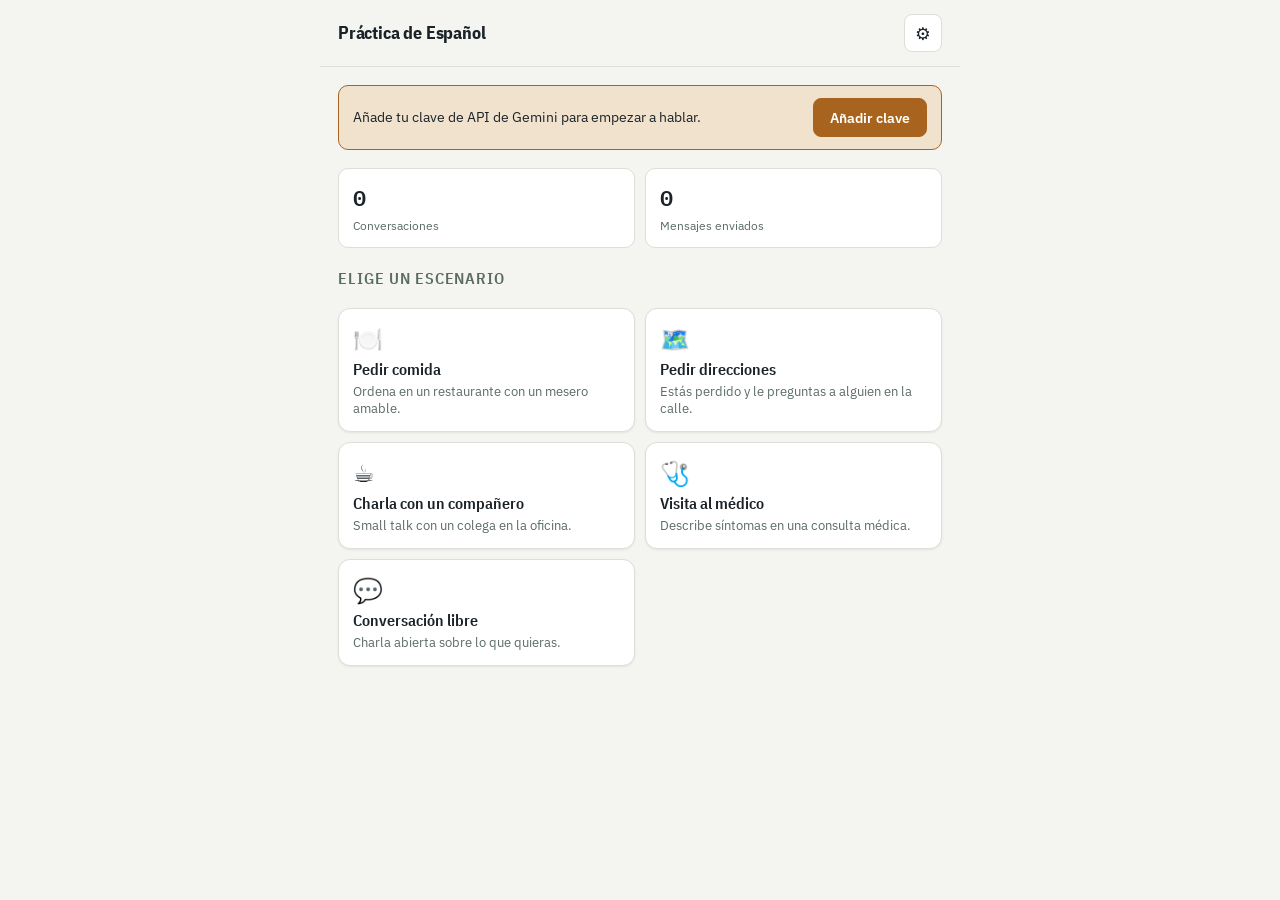
<file: index.html>
<!doctype html>
<html lang="es" translate="no">
<head>
  <meta charset="utf-8">
  <meta name="google" content="notranslate">
  <meta name="viewport" content="width=device-width, initial-scale=1">
  <title>Práctica de Español</title>
  <link rel="manifest" href="manifest.json">
  <link rel="icon" href="icons/icon.svg" type="image/svg+xml">
  <link rel="apple-touch-icon" href="icons/icon.svg">
  <meta name="theme-color" content="#A8641E">
  <meta name="mobile-web-app-capable" content="yes">
  <meta name="apple-mobile-web-app-capable" content="yes">
  <meta name="apple-mobile-web-app-status-bar-style" content="black-translucent">
  <link rel="preconnect" href="https://fonts.googleapis.com">
  <link rel="preconnect" href="https://fonts.gstatic.com" crossorigin>
  <link href="https://fonts.googleapis.com/css2?family=IBM+Plex+Sans+Condensed:wght@500;600;700&family=IBM+Plex+Sans:wght@400;500;600&family=IBM+Plex+Mono:wght@400;500;600&display=swap" rel="stylesheet">
  <link rel="stylesheet" href="css/style.css">
</head>
<body>
  <div id="app">
    <header class="topbar">
      <h1>Práctica de Español</h1>
      <button id="settings-btn" class="icon-btn" type="button" title="Ajustes" aria-label="Ajustes">⚙️</button>
    </header>

    <!-- Home -->
    <section id="view-home">
      <div id="api-key-banner" class="banner" hidden>
        <p>Añade tu clave de API de Gemini para empezar a hablar.</p>
        <button id="api-key-banner-btn" class="btn btn-primary" type="button">Añadir clave</button>
      </div>

      <div class="stats-row">
        <div class="stat-tile">
          <span class="stat-value" id="stat-conversations">0</span>
          <span class="stat-label">Conversaciones</span>
        </div>
        <div class="stat-tile">
          <span class="stat-value" id="stat-messages">0</span>
          <span class="stat-label">Mensajes enviados</span>
        </div>
      </div>

      <h2 class="section-title">Elige un escenario</h2>
      <div id="scenario-grid" class="scenario-grid"></div>
    </section>

    <!-- Conversation -->
    <section id="view-conversation" hidden>
      <div class="conv-header">
        <button id="back-btn" class="icon-btn" type="button" title="Volver" aria-label="Volver">←</button>
        <div class="conv-header-info">
          <span id="conv-persona"></span>
          <span id="conv-difficulty-badge" class="badge"></span>
        </div>
      </div>

      <div id="message-list"></div>

      <div id="voice-status" class="voice-status" role="status" aria-live="polite" hidden></div>

      <form id="composer-form">
        <textarea id="composer-input" rows="1" placeholder="Escribe o habla en español…" required></textarea>
        <button id="mic-btn" class="mic-btn" type="button" title="Hablar" aria-label="Hablar" hidden>🎤</button>
        <button id="send-btn" class="send-btn" type="submit" title="Enviar" aria-label="Enviar">➤</button>
      </form>
    </section>
  </div>

  <dialog id="settings-dialog">
    <form id="settings-form" class="dialog-body">
      <h2>Ajustes</h2>

      <div class="field">
        <label for="api-key-input">Clave de API de Gemini</label>
        <input id="api-key-input" type="password" autocomplete="off" placeholder="AIza…">
        <span class="field-hint">Gratis en <a href="https://aistudio.google.com/apikey" target="_blank" rel="noopener">aistudio.google.com/apikey</a>. Se guarda solo en este dispositivo.</span>
      </div>

      <div class="field">
        <label for="difficulty-select">Dificultad</label>
        <select id="difficulty-select">
          <option value="beginner">Principiante</option>
          <option value="intermediate">Intermedio</option>
          <option value="advanced">Avanzado</option>
        </select>
      </div>

      <div class="field">
        <label for="dialect-select">Variante de español</label>
        <select id="dialect-select">
          <option value="es-ES">España</option>
          <option value="es-MX">México</option>
        </select>
      </div>

      <div class="field field--check">
        <input id="speak-replies-input" type="checkbox">
        <label for="speak-replies-input">Leer las respuestas en voz alta</label>
      </div>

      <div class="field">
        <label for="voice-speed-select">Velocidad de la voz</label>
        <select id="voice-speed-select">
          <option value="slow">Lenta</option>
          <option value="normal">Normal</option>
        </select>
      </div>

      <div class="dialog-actions">
        <button id="settings-cancel-btn" class="btn" type="button">Cancelar</button>
        <button class="btn btn-primary" type="submit">Guardar</button>
      </div>
    </form>
  </dialog>

  <script src="js/storage.js"></script>
  <script src="js/scenarios.js"></script>
  <script src="js/gemini.js"></script>
  <script src="js/voice.js"></script>
  <script src="js/app.js"></script>
</body>
</html>
</file>
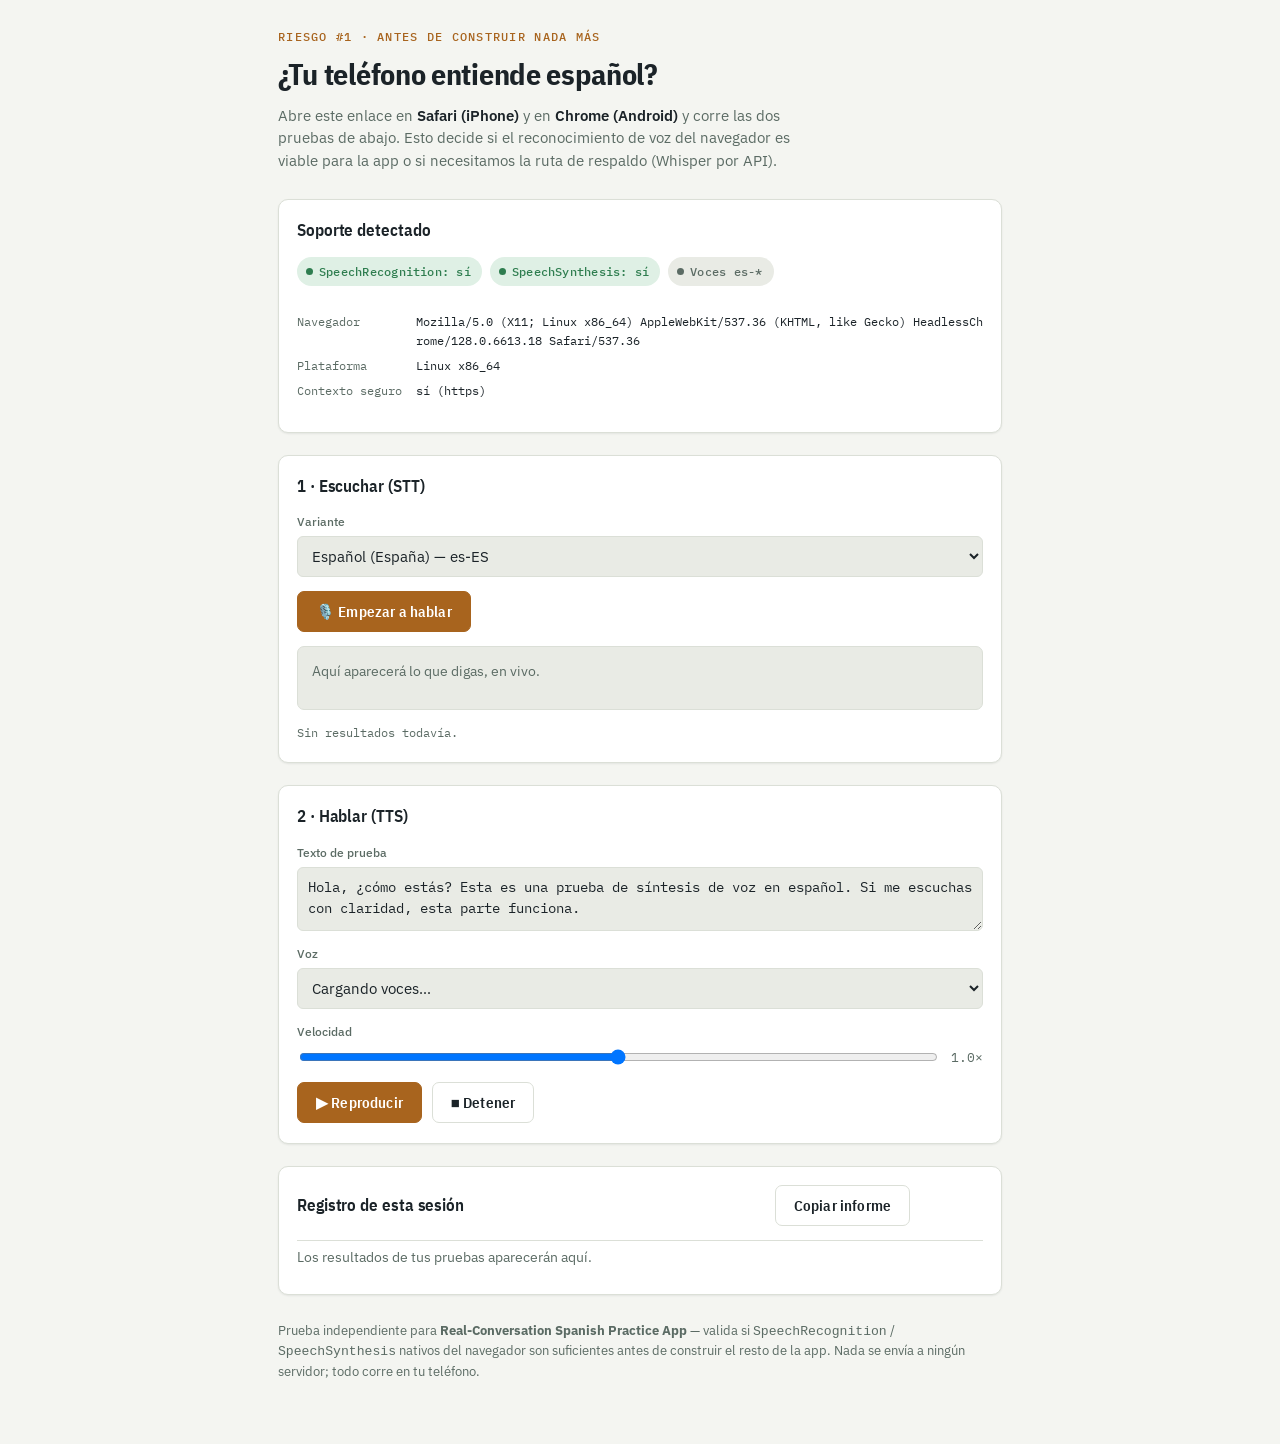
<file: tools/voz-check.html>
<!doctype html><html><head><meta charset=utf8><meta name=viewport content="width=device-width,initial-scale=1"><style>:root{color-scheme:light}body{margin:0;padding:0;font:14px -apple-system,BlinkMacSystemFont,sans-serif;background:#faf9f5;color:#141413}img{max-width:100%}</style></head><body>
<title>Voz Check</title>
<meta name="viewport" content="width=device-width, initial-scale=1">
<link rel="preconnect" href="https://fonts.googleapis.com">
<link rel="preconnect" href="https://fonts.gstatic.com" crossorigin>
<link href="https://fonts.googleapis.com/css2?family=IBM+Plex+Sans+Condensed:wght@500;600;700&family=IBM+Plex+Sans:wght@400;500;600&family=IBM+Plex+Mono:wght@400;500;600&display=swap" rel="stylesheet">

<style>
  :root {
    --bg: #F4F5F1;
    --bg-elev: #FFFFFF;
    --bg-well: #E9EBE5;
    --text: #1B2328;
    --text-dim: #5B6B64;
    --border: #DBDFD7;
    --accent: #A8641E;
    --accent-ink: #FFFFFF;
    --accent-soft: #F1E2CE;
    --good: #2E7D4F;
    --good-soft: #DFF0E5;
    --bad: #B23A2E;
    --bad-soft: #F6E1DD;
    --focus: #2E7D4F;
    --shadow: rgba(27, 35, 40, 0.08);
  }

  @media (prefers-color-scheme: dark) {
    :root:not([data-theme="light"]) {
      --bg: #12181C;
      --bg-elev: #1B2328;
      --bg-well: #182024;
      --text: #E7EDE9;
      --text-dim: #93A29B;
      --border: #2A3339;
      --accent: #E8A33D;
      --accent-ink: #1B1204;
      --accent-soft: #3A2E17;
      --good: #4FAE7C;
      --good-soft: #1C3327;
      --bad: #E08578;
      --bad-soft: #3B2320;
      --focus: #E8A33D;
      --shadow: rgba(0, 0, 0, 0.35);
    }
  }

  :root[data-theme="dark"] {
    --bg: #12181C;
    --bg-elev: #1B2328;
    --bg-well: #182024;
    --text: #E7EDE9;
    --text-dim: #93A29B;
    --border: #2A3339;
    --accent: #E8A33D;
    --accent-ink: #1B1204;
    --accent-soft: #3A2E17;
    --good: #4FAE7C;
    --good-soft: #1C3327;
    --bad: #E08578;
    --bad-soft: #3B2320;
    --focus: #E8A33D;
    --shadow: rgba(0, 0, 0, 0.35);
  }

  * { box-sizing: border-box; }
  ::selection { background: var(--accent-soft); }

  body {
    margin: 0;
    background: var(--bg);
    color: var(--text);
    font-family: "IBM Plex Sans", ui-sans-serif, system-ui, sans-serif;
    line-height: 1.5;
    -webkit-font-smoothing: antialiased;
  }

  .wrap {
    max-width: 760px;
    margin: 0 auto;
    padding: 28px 18px 64px;
    display: flex;
    flex-direction: column;
    gap: 22px;
  }

  header.page {
    display: flex;
    flex-direction: column;
    gap: 6px;
    padding-bottom: 4px;
  }

  .eyebrow {
    font-family: "IBM Plex Mono", ui-monospace, monospace;
    font-size: 0.72rem;
    letter-spacing: 0.11em;
    text-transform: uppercase;
    color: var(--accent);
    font-weight: 500;
  }

  h1 {
    font-family: "IBM Plex Sans Condensed", ui-sans-serif, sans-serif;
    font-weight: 700;
    font-size: clamp(1.5rem, 5vw, 1.9rem);
    margin: 0;
    text-wrap: balance;
    letter-spacing: -0.01em;
  }

  .lede {
    color: var(--text-dim);
    font-size: 0.94rem;
    max-width: 60ch;
    margin: 2px 0 0;
  }

  .lede strong { color: var(--text); font-weight: 600; }

  section {
    background: var(--bg-elev);
    border: 1px solid var(--border);
    border-radius: 10px;
    padding: 18px 18px 20px;
    box-shadow: 0 1px 2px var(--shadow);
    display: flex;
    flex-direction: column;
    gap: 14px;
  }

  .section-head {
    display: flex;
    align-items: baseline;
    justify-content: space-between;
    gap: 12px;
    flex-wrap: wrap;
  }

  h2 {
    font-family: "IBM Plex Sans Condensed", sans-serif;
    font-weight: 600;
    font-size: 1.05rem;
    margin: 0;
    letter-spacing: -0.005em;
  }

  .status-row {
    display: flex;
    gap: 8px;
    flex-wrap: wrap;
  }

  .pill {
    display: inline-flex;
    align-items: center;
    gap: 6px;
    font-family: "IBM Plex Mono", monospace;
    font-size: 0.72rem;
    font-weight: 500;
    letter-spacing: 0.02em;
    padding: 5px 10px 5px 8px;
    border-radius: 100px;
    border: 1px solid transparent;
    white-space: nowrap;
  }

  .pill .dot {
    width: 7px;
    height: 7px;
    border-radius: 50%;
    flex: none;
  }

  .pill.pass { background: var(--good-soft); color: var(--good); }
  .pill.pass .dot { background: var(--good); }
  .pill.fail { background: var(--bad-soft); color: var(--bad); }
  .pill.fail .dot { background: var(--bad); }
  .pill.wait { background: var(--bg-well); color: var(--text-dim); }
  .pill.wait .dot { background: var(--text-dim); }

  .field {
    display: flex;
    flex-direction: column;
    gap: 5px;
  }

  label {
    font-size: 0.76rem;
    font-weight: 500;
    color: var(--text-dim);
  }

  select, textarea, input[type="range"] {
    font-family: inherit;
    font-size: 0.92rem;
    background: var(--bg-well);
    color: var(--text);
    border: 1px solid var(--border);
    border-radius: 6px;
    padding: 9px 10px;
  }

  textarea {
    resize: vertical;
    min-height: 64px;
    font-family: "IBM Plex Mono", monospace;
    font-size: 0.86rem;
    line-height: 1.5;
  }

  select:focus-visible, textarea:focus-visible, button:focus-visible, input:focus-visible {
    outline: 2px solid var(--focus);
    outline-offset: 2px;
  }

  .rate-row {
    display: flex;
    align-items: center;
    gap: 10px;
  }

  .rate-row input[type="range"] { flex: 1; padding: 0; }

  .rate-val {
    font-family: "IBM Plex Mono", monospace;
    font-size: 0.8rem;
    color: var(--text-dim);
    width: 2.6em;
    text-align: right;
  }

  .btn-row { display: flex; gap: 10px; flex-wrap: wrap; }

  button.action {
    font-family: "IBM Plex Sans Condensed", sans-serif;
    font-weight: 600;
    font-size: 0.94rem;
    letter-spacing: 0.01em;
    padding: 10px 18px;
    border-radius: 7px;
    border: 1px solid var(--accent);
    background: var(--accent);
    color: var(--accent-ink);
    cursor: pointer;
    transition: filter 0.12s ease, transform 0.05s ease;
  }

  button.action:hover { filter: brightness(1.06); }
  button.action:active { transform: translateY(1px); }

  button.action.secondary {
    background: transparent;
    color: var(--text);
    border-color: var(--border);
  }

  button.action:disabled {
    opacity: 0.5;
    cursor: not-allowed;
  }

  button.action.listening {
    background: var(--bad);
    border-color: var(--bad);
    color: #fff;
  }

  .transcript-box {
    background: var(--bg-well);
    border: 1px solid var(--border);
    border-radius: 7px;
    padding: 12px 14px;
    min-height: 64px;
    font-size: 0.98rem;
  }

  .transcript-box .final { color: var(--text); }
  .transcript-box .interim { color: var(--text-dim); font-style: italic; }
  .transcript-box .placeholder { color: var(--text-dim); font-size: 0.88rem; }

  .meta-line {
    font-family: "IBM Plex Mono", monospace;
    font-size: 0.76rem;
    color: var(--text-dim);
  }

  .log {
    display: flex;
    flex-direction: column;
    gap: 0;
    max-height: 260px;
    overflow-y: auto;
    border-top: 1px solid var(--border);
  }

  .log-entry {
    display: grid;
    grid-template-columns: auto auto 1fr;
    gap: 10px;
    padding: 8px 0;
    border-bottom: 1px solid var(--border);
    font-size: 0.82rem;
    align-items: baseline;
  }

  .log-entry:last-child { border-bottom: none; }

  .log-time {
    font-family: "IBM Plex Mono", monospace;
    color: var(--text-dim);
    font-size: 0.74rem;
  }

  .log-tag {
    font-family: "IBM Plex Mono", monospace;
    font-size: 0.7rem;
    font-weight: 600;
    padding: 2px 6px;
    border-radius: 4px;
    white-space: nowrap;
  }

  .log-tag.pass { background: var(--good-soft); color: var(--good); }
  .log-tag.fail { background: var(--bad-soft); color: var(--bad); }
  .log-tag.info { background: var(--bg-well); color: var(--text-dim); }

  .log-empty {
    color: var(--text-dim);
    font-size: 0.85rem;
    padding: 6px 0;
  }

  .device-grid {
    display: grid;
    grid-template-columns: auto 1fr;
    gap: 6px 14px;
    font-family: "IBM Plex Mono", monospace;
    font-size: 0.78rem;
  }

  .device-grid dt { color: var(--text-dim); }
  .device-grid dd { margin: 0; color: var(--text); word-break: break-all; }

  .copy-feedback {
    font-size: 0.8rem;
    color: var(--good);
    font-weight: 500;
    opacity: 0;
    transition: opacity 0.15s ease;
  }
  .copy-feedback.show { opacity: 1; }

  footer.note {
    font-size: 0.82rem;
    color: var(--text-dim);
    padding-top: 4px;
  }
  footer.note a { color: var(--accent); }

  @media (prefers-reduced-motion: reduce) {
    * { transition: none !important; }
  }
</style>

<div class="wrap">
  <header class="page">
    <div class="eyebrow">Riesgo #1 &middot; antes de construir nada más</div>
    <h1>¿Tu teléfono entiende español?</h1>
    <p class="lede">Abre este enlace en <strong>Safari (iPhone)</strong> y en <strong>Chrome (Android)</strong> y corre las dos pruebas de abajo. Esto decide si el reconocimiento de voz del navegador es viable para la app o si necesitamos la ruta de respaldo (Whisper por API).</p>
  </header>

  <section id="support-section">
    <div class="section-head">
      <h2>Soporte detectado</h2>
    </div>
    <div class="status-row">
      <span class="pill wait" id="pill-recognition"><span class="dot"></span>SpeechRecognition</span>
      <span class="pill wait" id="pill-synthesis"><span class="dot"></span>SpeechSynthesis</span>
      <span class="pill wait" id="pill-voices"><span class="dot"></span>Voces es-*</span>
    </div>
    <dl class="device-grid">
      <dt>Navegador</dt><dd id="ua-string">—</dd>
      <dt>Plataforma</dt><dd id="platform-string">—</dd>
      <dt>Contexto seguro</dt><dd id="secure-string">—</dd>
    </dl>
  </section>

  <section id="listen-section">
    <div class="section-head">
      <h2>1 &middot; Escuchar (STT)</h2>
    </div>
    <div class="field">
      <label for="lang-select">Variante</label>
      <select id="lang-select">
        <option value="es-ES">Español (España) — es-ES</option>
        <option value="es-MX">Español (México) — es-MX</option>
        <option value="es-US">Español (EE. UU.) — es-US</option>
      </select>
    </div>
    <div class="btn-row">
      <button class="action" id="mic-btn">🎙️ Empezar a hablar</button>
    </div>
    <div class="transcript-box" id="transcript-box">
      <span class="placeholder">Aquí aparecerá lo que digas, en vivo.</span>
    </div>
    <div class="meta-line" id="mic-meta">Sin resultados todavía.</div>
  </section>

  <section id="speak-section">
    <div class="section-head">
      <h2>2 &middot; Hablar (TTS)</h2>
    </div>
    <div class="field">
      <label for="speak-text">Texto de prueba</label>
      <textarea id="speak-text">Hola, ¿cómo estás? Esta es una prueba de síntesis de voz en español. Si me escuchas con claridad, esta parte funciona.</textarea>
    </div>
    <div class="field">
      <label for="voice-select">Voz</label>
      <select id="voice-select"><option value="">Cargando voces…</option></select>
    </div>
    <div class="field">
      <label for="rate-range">Velocidad</label>
      <div class="rate-row">
        <input type="range" id="rate-range" min="0.5" max="1.5" step="0.1" value="1">
        <span class="rate-val" id="rate-val">1.0×</span>
      </div>
    </div>
    <div class="btn-row">
      <button class="action" id="speak-btn">▶ Reproducir</button>
      <button class="action secondary" id="stop-btn">■ Detener</button>
    </div>
  </section>

  <section id="log-section">
    <div class="section-head">
      <h2>Registro de esta sesión</h2>
      <div class="btn-row">
        <button class="action secondary" id="copy-btn">Copiar informe</button>
        <span class="copy-feedback" id="copy-feedback">Copiado ✓</span>
      </div>
    </div>
    <div class="log" id="log-list">
      <div class="log-empty">Los resultados de tus pruebas aparecerán aquí.</div>
    </div>
  </section>

  <footer class="note">
    Prueba independiente para <strong>Real-Conversation Spanish Practice App</strong> — valida si <code>SpeechRecognition</code> / <code>SpeechSynthesis</code> nativos del navegador son suficientes antes de construir el resto de la app. Nada se envía a ningún servidor; todo corre en tu teléfono.
  </footer>
</div>

<script>
(function () {
  const log = [];
  const logList = document.getElementById('log-list');

  function addLog(tag, label, detail) {
    log.push({ time: new Date(), tag, label, detail });
    renderLog();
  }

  function renderLog() {
    if (!log.length) {
      logList.innerHTML = '<div class="log-empty">Los resultados de tus pruebas aparecerán aquí.</div>';
      return;
    }
    logList.innerHTML = log.slice().reverse().map(function (e) {
      const t = e.time.toLocaleTimeString('es-ES', { hour12: false });
      return '<div class="log-entry">' +
        '<span class="log-time">' + t + '</span>' +
        '<span class="log-tag ' + e.tag + '">' + e.tag.toUpperCase() + '</span>' +
        '<span>' + e.label + (e.detail ? ' — ' + e.detail : '') + '</span>' +
      '</div>';
    }).join('');
  }

  function setPill(id, state, text) {
    const el = document.getElementById(id);
    el.className = 'pill ' + state;
    el.innerHTML = '<span class="dot"></span>' + text;
  }

  // --- device info ---
  document.getElementById('ua-string').textContent = navigator.userAgent || '—';
  document.getElementById('platform-string').textContent = navigator.platform || '—';
  document.getElementById('secure-string').textContent = window.isSecureContext ? 'sí (https)' : 'no — muchas APIs se bloquearán';

  // --- SpeechRecognition support ---
  const SR = window.SpeechRecognition || window.webkitSpeechRecognition;
  let recognition = null;
  let listening = false;

  if (SR) {
    setPill('pill-recognition', 'pass', 'SpeechRecognition: sí');
  } else {
    setPill('pill-recognition', 'fail', 'SpeechRecognition: no');
    addLog('fail', 'SpeechRecognition no disponible', 'este navegador no expone la API');
  }

  const micBtn = document.getElementById('mic-btn');
  const transcriptBox = document.getElementById('transcript-box');
  const micMeta = document.getElementById('mic-meta');
  const langSelect = document.getElementById('lang-select');

  if (!SR) {
    micBtn.disabled = true;
  } else {
    micBtn.addEventListener('click', function () {
      if (listening) {
        recognition.stop();
        return;
      }
      recognition = new SR();
      recognition.lang = langSelect.value;
      recognition.continuous = false;
      recognition.interimResults = true;
      recognition.maxAlternatives = 1;

      recognition.onstart = function () {
        listening = true;
        micBtn.textContent = '⏹ Escuchando… (toca para parar)';
        micBtn.classList.add('listening');
        transcriptBox.innerHTML = '<span class="interim">Escuchando…</span>';
        micMeta.textContent = 'Variante: ' + langSelect.value;
      };

      recognition.onresult = function (event) {
        let finalText = '';
        let interimText = '';
        for (let i = 0; i < event.results.length; i++) {
          const r = event.results[i];
          if (r.isFinal) finalText += r[0].transcript;
          else interimText += r[0].transcript;
        }
        transcriptBox.innerHTML =
          (finalText ? '<span class="final">' + finalText + '</span> ' : '') +
          (interimText ? '<span class="interim">' + interimText + '</span>' : '') ||
          '<span class="placeholder">(sin texto)</span>';

        if (finalText) {
          const conf = event.results[event.results.length - 1][0].confidence;
          const confStr = (typeof conf === 'number' && !isNaN(conf)) ? (Math.round(conf * 100) + '%') : 'n/d';
          micMeta.textContent = 'Última transcripción final · confianza: ' + confStr;
          addLog('pass', 'Transcrito', '"' + finalText.trim() + '" (' + confStr + ')');
        }
      };

      recognition.onerror = function (event) {
        addLog('fail', 'Error de reconocimiento', event.error);
        micMeta.textContent = 'Error: ' + event.error;
      };

      recognition.onend = function () {
        listening = false;
        micBtn.textContent = '🎙️ Empezar a hablar';
        micBtn.classList.remove('listening');
      };

      try {
        recognition.start();
      } catch (err) {
        addLog('fail', 'No se pudo iniciar', String(err));
      }
    });
  }

  // --- SpeechSynthesis support ---
  const synth = window.speechSynthesis;
  const voiceSelect = document.getElementById('voice-select');
  const speakBtn = document.getElementById('speak-btn');
  const stopBtn = document.getElementById('stop-btn');
  const speakText = document.getElementById('speak-text');
  const rateRange = document.getElementById('rate-range');
  const rateVal = document.getElementById('rate-val');

  if (!synth) {
    setPill('pill-synthesis', 'fail', 'SpeechSynthesis: no');
    setPill('pill-voices', 'fail', 'Voces es-*: n/d');
    speakBtn.disabled = true;
    stopBtn.disabled = true;
    voiceSelect.disabled = true;
    addLog('fail', 'SpeechSynthesis no disponible', 'este navegador no expone la API');
  } else {
    setPill('pill-synthesis', 'pass', 'SpeechSynthesis: sí');

    function populateVoices() {
      const voices = synth.getVoices();
      const esVoices = voices.filter(function (v) { return v.lang && v.lang.toLowerCase().indexOf('es') === 0; });
      const list = esVoices.length ? esVoices : voices;

      if (!voices.length) return; // wait for voiceschanged

      voiceSelect.innerHTML = list.map(function (v, i) {
        return '<option value="' + i + '">' + v.name + ' (' + v.lang + ')' + (v.localService ? '' : ' · red') + '</option>';
      }).join('');
      voiceSelect.dataset.pool = esVoices.length ? 'es' : 'all';
      voiceSelect._voiceList = list;

      if (esVoices.length) {
        setPill('pill-voices', 'pass', 'Voces es-*: ' + esVoices.length);
      } else {
        setPill('pill-voices', 'fail', 'Voces es-*: 0 (mostrando todas)');
        addLog('fail', 'Sin voces en español', 'se listan todas las voces disponibles como respaldo');
      }
    }

    populateVoices();
    if (synth.onvoiceschanged !== undefined) {
      synth.addEventListener('voiceschanged', populateVoices);
    }

    rateRange.addEventListener('input', function () {
      rateVal.textContent = parseFloat(rateRange.value).toFixed(1) + '×';
    });

    speakBtn.addEventListener('click', function () {
      const list = voiceSelect._voiceList || [];
      const chosen = list[parseInt(voiceSelect.value, 10)];
      const utter = new SpeechSynthesisUtterance(speakText.value);
      if (chosen) utter.voice = chosen;
      utter.lang = chosen ? chosen.lang : 'es-ES';
      utter.rate = parseFloat(rateRange.value);

      utter.onstart = function () {
        addLog('info', 'Reproduciendo', chosen ? chosen.name : 'voz por defecto');
      };
      utter.onerror = function (event) {
        addLog('fail', 'Error de síntesis', event.error);
      };
      utter.onend = function () {
        addLog('pass', 'Reproducción completa', '');
      };

      synth.cancel();
      synth.speak(utter);
    });

    stopBtn.addEventListener('click', function () {
      synth.cancel();
    });
  }

  // --- copy report ---
  document.getElementById('copy-btn').addEventListener('click', function () {
    const lines = [
      'Informe Voz Check',
      'UA: ' + navigator.userAgent,
      'Plataforma: ' + navigator.platform,
      'Contexto seguro: ' + (window.isSecureContext ? 'sí' : 'no'),
      'SpeechRecognition: ' + (SR ? 'soportado' : 'no soportado'),
      'SpeechSynthesis: ' + (synth ? 'soportado' : 'no soportado'),
      '',
      'Registro:'
    ].concat(log.map(function (e) {
      return '[' + e.time.toLocaleTimeString('es-ES', { hour12: false }) + '] ' + e.tag.toUpperCase() + ' ' + e.label + (e.detail ? ' — ' + e.detail : '');
    }));

    const text = lines.join('\n');
    const feedback = document.getElementById('copy-feedback');

    function showFeedback() {
      feedback.classList.add('show');
      setTimeout(function () { feedback.classList.remove('show'); }, 1500);
    }

    if (navigator.clipboard && navigator.clipboard.writeText) {
      navigator.clipboard.writeText(text).then(showFeedback).catch(function () {
        window.prompt('Copia manualmente:', text);
      });
    } else {
      window.prompt('Copia manualmente:', text);
    }
  });
})();
</script>

</body></html>
</file>
<file: css/style.css>
:root {
  --bg: #F4F5F1;
  --bg-elev: #FFFFFF;
  --bg-well: #E9EBE5;
  --text: #1B2328;
  --text-dim: #5B6B64;
  --border: #DBDFD7;
  --accent: #A8641E;
  --accent-ink: #FFFFFF;
  --accent-soft: #F1E2CE;
  --good: #2E7D4F;
  --good-soft: #DFF0E5;
  --bad: #B23A2E;
  --bad-soft: #F6E1DD;
  --focus: #2E7D4F;
  --shadow: rgba(27, 35, 40, 0.08);
  --user-bubble: var(--accent-soft);
  --ai-bubble: var(--bg-elev);
}

@media (prefers-color-scheme: dark) {
  :root:not([data-theme="light"]) {
    --bg: #12181C;
    --bg-elev: #1B2328;
    --bg-well: #182024;
    --text: #E7EDE9;
    --text-dim: #93A29B;
    --border: #2A3339;
    --accent: #E8A33D;
    --accent-ink: #1B1204;
    --accent-soft: #3A2E17;
    --good: #4FAE7C;
    --good-soft: #1C3327;
    --bad: #E08578;
    --bad-soft: #3B2320;
    --focus: #E8A33D;
    --shadow: rgba(0, 0, 0, 0.35);
  }
}

:root[data-theme="dark"] {
  --bg: #12181C;
  --bg-elev: #1B2328;
  --bg-well: #182024;
  --text: #E7EDE9;
  --text-dim: #93A29B;
  --border: #2A3339;
  --accent: #E8A33D;
  --accent-ink: #1B1204;
  --accent-soft: #3A2E17;
  --good: #4FAE7C;
  --good-soft: #1C3327;
  --bad: #E08578;
  --bad-soft: #3B2320;
  --focus: #E8A33D;
  --shadow: rgba(0, 0, 0, 0.35);
}

* { box-sizing: border-box; }

/* Author display rules (flex/grid) would otherwise defeat the hidden attribute */
[hidden] { display: none !important; }

html, body {
  height: 100%;
}

body {
  margin: 0;
  background: var(--bg);
  color: var(--text);
  font-family: "IBM Plex Sans", ui-sans-serif, system-ui, sans-serif;
  line-height: 1.5;
  -webkit-font-smoothing: antialiased;
}

button, input, select, textarea {
  font-family: inherit;
}

#app {
  max-width: 640px;
  margin: 0 auto;
  min-height: 100dvh;
  display: flex;
  flex-direction: column;
}

/* ---------- Top bar ---------- */

.topbar {
  display: flex;
  align-items: center;
  justify-content: space-between;
  padding: 14px 18px;
  border-bottom: 1px solid var(--border);
}

.topbar h1 {
  font-family: "IBM Plex Sans Condensed", sans-serif;
  font-weight: 700;
  font-size: 1.15rem;
  margin: 0;
  letter-spacing: -0.01em;
}

.icon-btn {
  border: 1px solid var(--border);
  background: var(--bg-elev);
  color: var(--text);
  border-radius: 8px;
  width: 38px;
  height: 38px;
  font-size: 1.1rem;
  cursor: pointer;
  display: flex;
  align-items: center;
  justify-content: center;
}

.icon-btn:hover { background: var(--bg-well); }

/* ---------- Home ---------- */

#view-home {
  flex: 1;
  display: flex;
  flex-direction: column;
  gap: 18px;
  padding: 18px;
}

.banner {
  display: flex;
  align-items: center;
  justify-content: space-between;
  gap: 12px;
  background: var(--accent-soft);
  border: 1px solid var(--accent);
  border-radius: 10px;
  padding: 12px 14px;
  font-size: 0.88rem;
}

.banner p { margin: 0; }

.stats-row {
  display: flex;
  gap: 10px;
}

.stat-tile {
  flex: 1;
  background: var(--bg-elev);
  border: 1px solid var(--border);
  border-radius: 10px;
  padding: 12px 14px;
  display: flex;
  flex-direction: column;
  gap: 2px;
}

.stat-value {
  font-family: "IBM Plex Mono", monospace;
  font-size: 1.4rem;
  font-weight: 600;
  font-variant-numeric: tabular-nums;
}

.stat-label {
  font-size: 0.76rem;
  color: var(--text-dim);
}

.section-title {
  font-family: "IBM Plex Sans Condensed", sans-serif;
  font-weight: 600;
  font-size: 1rem;
  margin: 0;
  color: var(--text-dim);
  text-transform: uppercase;
  letter-spacing: 0.06em;
}

.scenario-grid {
  display: grid;
  grid-template-columns: 1fr 1fr;
  gap: 10px;
}

@media (max-width: 420px) {
  .scenario-grid { grid-template-columns: 1fr; }
}

.scenario-card {
  text-align: left;
  background: var(--bg-elev);
  border: 1px solid var(--border);
  border-radius: 12px;
  padding: 14px;
  cursor: pointer;
  display: flex;
  flex-direction: column;
  gap: 4px;
  box-shadow: 0 1px 2px var(--shadow);
  color: var(--text);
}

.scenario-card:hover { border-color: var(--accent); }
.scenario-card:focus-visible { outline: 2px solid var(--focus); outline-offset: 2px; }

.scenario-icon { font-size: 1.5rem; }

.scenario-label {
  font-family: "IBM Plex Sans Condensed", sans-serif;
  font-weight: 600;
  font-size: 0.98rem;
}

.scenario-blurb {
  font-size: 0.82rem;
  color: var(--text-dim);
}

/* ---------- Conversation ---------- */

#view-conversation {
  flex: 1;
  display: flex;
  flex-direction: column;
  min-height: 0;
}

.conv-header {
  display: flex;
  align-items: center;
  gap: 10px;
  padding: 12px 16px;
  border-bottom: 1px solid var(--border);
}

.conv-header-info {
  flex: 1;
  display: flex;
  flex-direction: column;
}

#conv-persona {
  font-family: "IBM Plex Sans Condensed", sans-serif;
  font-weight: 600;
  font-size: 1rem;
}

.badge {
  align-self: flex-start;
  font-family: "IBM Plex Mono", monospace;
  font-size: 0.7rem;
  color: var(--text-dim);
  background: var(--bg-well);
  border: 1px solid var(--border);
  padding: 1px 7px;
  border-radius: 100px;
  margin-top: 2px;
}

#message-list {
  flex: 1;
  overflow-y: auto;
  padding: 16px;
  display: flex;
  flex-direction: column;
  gap: 12px;
}

.message {
  display: flex;
  flex-direction: column;
  max-width: 82%;
}

.message--user { align-self: flex-end; align-items: flex-end; }
.message--ai, .message--error { align-self: flex-start; align-items: flex-start; }

.bubble {
  padding: 10px 13px;
  border-radius: 14px;
  font-size: 0.96rem;
  white-space: pre-wrap;
  word-break: break-word;
}

.message--user .bubble {
  background: var(--user-bubble);
  border-bottom-right-radius: 4px;
}

.message--ai .bubble {
  background: var(--ai-bubble);
  border: 1px solid var(--border);
  border-bottom-left-radius: 4px;
}

.bubble--error {
  background: var(--bad-soft);
  color: var(--bad);
  border: 1px solid var(--bad);
}

.typing-dots {
  display: flex;
  gap: 4px;
  padding: 14px 13px;
}

.typing-dots span {
  width: 6px;
  height: 6px;
  border-radius: 50%;
  background: var(--text-dim);
  animation: typing-bounce 1.1s infinite ease-in-out;
}

.typing-dots span:nth-child(2) { animation-delay: 0.15s; }
.typing-dots span:nth-child(3) { animation-delay: 0.3s; }

@keyframes typing-bounce {
  0%, 60%, 100% { transform: translateY(0); opacity: 0.5; }
  30% { transform: translateY(-4px); opacity: 1; }
}

@media (prefers-reduced-motion: reduce) {
  .typing-dots span { animation: none; opacity: 0.8; }
}

/* translation chip */

.translation-chip {
  margin-top: 4px;
  max-width: 100%;
}

.translation-chip summary {
  cursor: pointer;
  font-family: "IBM Plex Mono", monospace;
  font-size: 0.74rem;
  color: var(--text-dim);
  list-style: none;
}

.translation-chip summary::-webkit-details-marker { display: none; }

.translation-chip[open] summary { color: var(--accent); }

.translation-body {
  margin-top: 6px;
  background: var(--bg-well);
  border: 1px solid var(--border);
  border-radius: 10px;
  padding: 10px 12px;
  font-size: 0.86rem;
  color: var(--text);
}

/* correction chip */

.correction-chip {
  margin-top: 4px;
  max-width: 100%;
}

.correction-chip summary {
  cursor: pointer;
  font-family: "IBM Plex Mono", monospace;
  font-size: 0.74rem;
  color: var(--accent);
  list-style: none;
}

.correction-chip summary::-webkit-details-marker { display: none; }

.correction-body {
  margin-top: 6px;
  background: var(--bg-well);
  border: 1px solid var(--border);
  border-radius: 10px;
  padding: 10px 12px;
  font-size: 0.86rem;
  display: flex;
  flex-direction: column;
  gap: 6px;
}

.correction-row {
  display: flex;
  gap: 8px;
  align-items: baseline;
}

.correction-label {
  font-size: 0.7rem;
  color: var(--text-dim);
  text-transform: uppercase;
  letter-spacing: 0.05em;
  flex: none;
  width: 68px;
}

.correction-original {
  color: var(--bad);
  text-decoration: line-through;
  text-decoration-color: var(--bad);
}

.correction-fixed {
  color: var(--good);
  font-weight: 500;
}

.correction-explanation {
  margin: 2px 0 0;
  color: var(--text-dim);
}

.correction-explanation--en {
  font-style: italic;
  opacity: 0.85;
}

.correction-tag {
  align-self: flex-start;
  font-family: "IBM Plex Mono", monospace;
  font-size: 0.68rem;
  background: var(--accent-soft);
  color: var(--accent);
  padding: 2px 7px;
  border-radius: 100px;
}

/* composer */

#composer-form {
  display: flex;
  gap: 8px;
  padding: 12px 16px;
  border-top: 1px solid var(--border);
  align-items: flex-end;
}

#composer-input {
  flex: 1;
  resize: none;
  background: var(--bg-well);
  border: 1px solid var(--border);
  border-radius: 10px;
  padding: 10px 12px;
  color: var(--text);
  font-size: 0.95rem;
  max-height: 120px;
}

#composer-input:focus-visible { outline: 2px solid var(--focus); outline-offset: 1px; }

.send-btn {
  background: var(--accent);
  color: var(--accent-ink);
  border: none;
  border-radius: 10px;
  width: 42px;
  height: 42px;
  font-size: 1.1rem;
  cursor: pointer;
  flex: none;
}

.send-btn:disabled { opacity: 0.5; cursor: not-allowed; }

/* ---------- Settings dialog ---------- */

dialog {
  border: 1px solid var(--border);
  border-radius: 14px;
  padding: 0;
  background: var(--bg-elev);
  color: var(--text);
  width: min(420px, 90vw);
}

dialog::backdrop {
  background: rgba(0, 0, 0, 0.4);
}

.dialog-body {
  padding: 20px;
  display: flex;
  flex-direction: column;
  gap: 14px;
}

.dialog-body h2 {
  margin: 0;
  font-family: "IBM Plex Sans Condensed", sans-serif;
  font-size: 1.15rem;
}

.field {
  display: flex;
  flex-direction: column;
  gap: 5px;
}

.field label {
  font-size: 0.78rem;
  font-weight: 500;
  color: var(--text-dim);
}

.field input, .field select {
  background: var(--bg-well);
  border: 1px solid var(--border);
  border-radius: 7px;
  padding: 9px 10px;
  color: var(--text);
  font-size: 0.92rem;
}

.field-hint {
  font-size: 0.76rem;
  color: var(--text-dim);
}

.field-hint a { color: var(--accent); }

.dialog-actions {
  display: flex;
  justify-content: flex-end;
  gap: 8px;
  margin-top: 4px;
}

.btn {
  border-radius: 8px;
  padding: 9px 16px;
  font-size: 0.9rem;
  font-weight: 600;
  cursor: pointer;
  border: 1px solid var(--border);
  background: transparent;
  color: var(--text);
}

.btn-primary {
  background: var(--accent);
  border-color: var(--accent);
  color: var(--accent-ink);
}

/* ---------- Voice ---------- */

.voice-status {
  padding: 8px 16px;
  font-size: 0.82rem;
  color: var(--text-dim);
  border-top: 1px solid var(--border);
  background: var(--bg-well);
}

.mic-btn {
  background: var(--bg-well);
  border: 1px solid var(--border);
  border-radius: 10px;
  width: 42px;
  height: 42px;
  font-size: 1.15rem;
  cursor: pointer;
  flex: none;
}

.mic-btn:disabled { opacity: 0.5; cursor: not-allowed; }
.mic-btn:focus-visible, .speak-btn:focus-visible { outline: 2px solid var(--focus); outline-offset: 2px; }

.mic-btn--listening {
  background: var(--bad-soft);
  border-color: var(--bad);
  animation: mic-pulse 1.4s infinite ease-in-out;
}

@keyframes mic-pulse {
  0%, 100% { box-shadow: 0 0 0 0 transparent; }
  50% { box-shadow: 0 0 0 5px var(--bad-soft); }
}

@media (prefers-reduced-motion: reduce) {
  .mic-btn--listening { animation: none; }
}

.bubble-row {
  display: flex;
  align-items: flex-end;
  gap: 6px;
}

.speak-btn {
  background: transparent;
  border: none;
  font-size: 1rem;
  cursor: pointer;
  padding: 4px;
  border-radius: 6px;
  opacity: 0.7;
  flex: none;
}

.speak-btn:hover { opacity: 1; background: var(--bg-well); }

.field--check {
  flex-direction: row;
  align-items: center;
  gap: 8px;
}

.field--check input { width: 18px; height: 18px; accent-color: var(--accent); }
.field--check label { font-size: 0.88rem; color: var(--text); }
</file>
